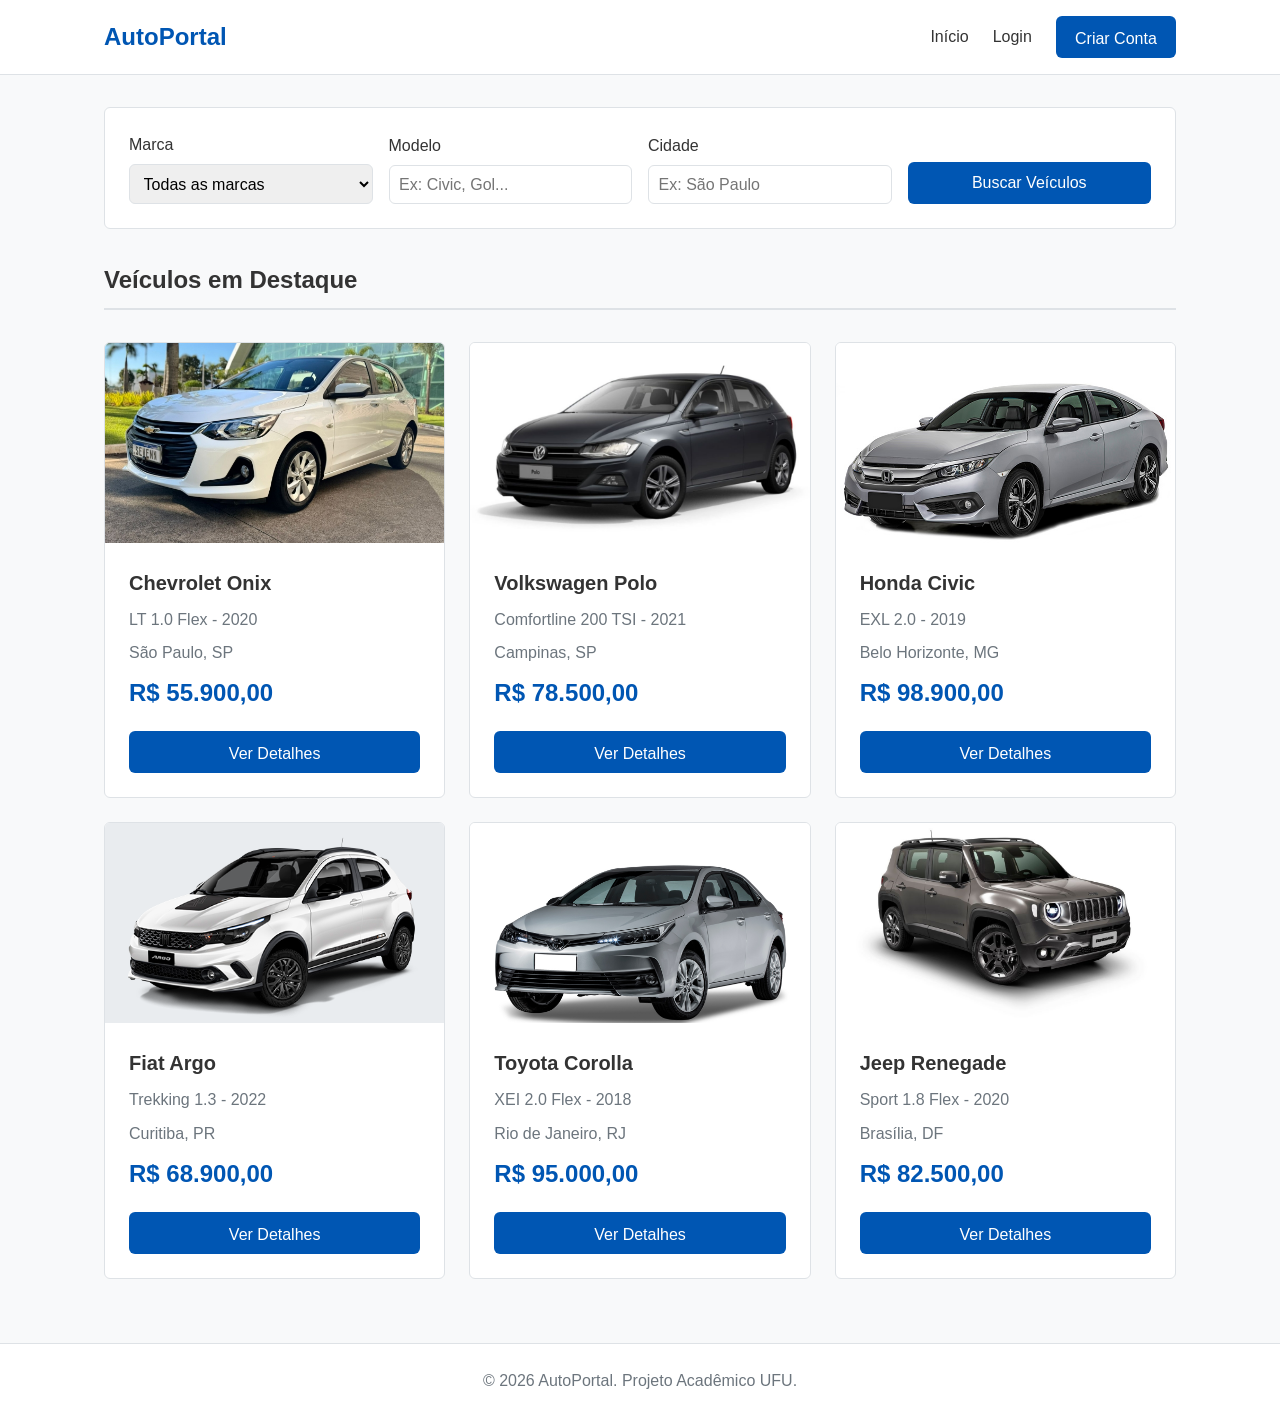
<file: index.html>
<!DOCTYPE html>
<html lang="pt-BR">
<head>
    <meta charset="UTF-8">
    <meta name="viewport" content="width=device-width, initial-scale=1.0">
    <title>AutoPortal - Classificados de Veículos</title>
    <meta name="description" content="Encontre o veículo dos seus sonhos no AutoPortal.">
    <link rel="stylesheet" href="css/style.css">
</head>
<body>
    <header>
        <nav>
            <a href="index.html" class="logo">AutoPortal</a>
            <div class="nav-links">
                <a href="index.html">Início</a>
                <a href="html/login.html">Login</a>
                <a href="html/cadastro.html" class="btn btn-primary" style="color: white;">Criar Conta</a>
            </div>
        </nav>
    </header>

    <main>
        <section class="filters">
            <div class="form-group">
                <label for="marca">Marca</label>
                <select id="marca" class="form-control">
                    <option value="">Todas as marcas</option>
                    <option value="fiat">Fiat</option>
                    <option value="volkswagen">Volkswagen</option>
                    <option value="chevrolet">Chevrolet</option>
                    <option value="ford">Ford</option>
                    <option value="honda">Honda</option>
                </select>
            </div>
            <div class="form-group">
                <label for="modelo">Modelo</label>
                <input type="text" id="modelo" class="form-control" placeholder="Ex: Civic, Gol...">
            </div>
            <div class="form-group">
                <label for="cidade">Cidade</label>
                <input type="text" id="cidade" class="form-control" placeholder="Ex: São Paulo">
            </div>
            <div class="form-group">
                <button type="button" class="btn btn-primary" style="width: 100%;">Buscar Veículos</button>
            </div>
        </section>

        <h2 class="page-title">Veículos em Destaque</h2>
        <section class="grid-container">
            <!-- Card 1 -->
            <article class="card">
                <img src="assets/images/chevrolet_onix_1.jpg" alt="Chevrolet Onix" class="card-img">
                <div class="card-body">
                    <h3 class="card-title">Chevrolet Onix</h3>
                    <p class="card-text">LT 1.0 Flex - 2020</p>
                    <p class="card-text">São Paulo, SP</p>
                    <div class="card-price">R$ 55.900,00</div>
                    <a href="html/detalhes.html" class="btn btn-primary">Ver Detalhes</a>
                </div>
            </article>

            <!-- Card 2 -->
            <article class="card">
                <img src="assets/images/vw_polo_1.jpg" alt="Volkswagen Polo" class="card-img">
                <div class="card-body">
                    <h3 class="card-title">Volkswagen Polo</h3>
                    <p class="card-text">Comfortline 200 TSI - 2021</p>
                    <p class="card-text">Campinas, SP</p>
                    <div class="card-price">R$ 78.500,00</div>
                    <a href="html/detalhes.html" class="btn btn-primary">Ver Detalhes</a>
                </div>
            </article>

            <!-- Card 3 -->
            <article class="card">
                <img src="assets/images/honda_civic_1.jpg" alt="Honda Civic" class="card-img">
                <div class="card-body">
                    <h3 class="card-title">Honda Civic</h3>
                    <p class="card-text">EXL 2.0 - 2019</p>
                    <p class="card-text">Belo Horizonte, MG</p>
                    <div class="card-price">R$ 98.900,00</div>
                    <a href="html/detalhes.html" class="btn btn-primary">Ver Detalhes</a>
                </div>
            </article>

            <!-- Card 4 -->
            <article class="card">
                <img src="assets/images/fiat_argo_1.png" alt="Fiat Argo" class="card-img">
                <div class="card-body">
                    <h3 class="card-title">Fiat Argo</h3>
                    <p class="card-text">Trekking 1.3 - 2022</p>
                    <p class="card-text">Curitiba, PR</p>
                    <div class="card-price">R$ 68.900,00</div>
                    <a href="html/detalhes.html" class="btn btn-primary">Ver Detalhes</a>
                </div>
            </article>

            <!-- Card 5 -->
            <article class="card">
                <img src="assets/images/toyota_corolla_1.jpg" alt="Toyota Corolla" class="card-img">
                <div class="card-body">
                    <h3 class="card-title">Toyota Corolla</h3>
                    <p class="card-text">XEI 2.0 Flex - 2018</p>
                    <p class="card-text">Rio de Janeiro, RJ</p>
                    <div class="card-price">R$ 95.000,00</div>
                    <a href="html/detalhes.html" class="btn btn-primary">Ver Detalhes</a>
                </div>
            </article>

            <!-- Card 6 -->
            <article class="card">
                <img src="assets/images/jeep_renegade_1.jpg" alt="Jeep Renegade" class="card-img">
                <div class="card-body">
                    <h3 class="card-title">Jeep Renegade</h3>
                    <p class="card-text">Sport 1.8 Flex - 2020</p>
                    <p class="card-text">Brasília, DF</p>
                    <div class="card-price">R$ 82.500,00</div>
                    <a href="html/detalhes.html" class="btn btn-primary">Ver Detalhes</a>
                </div>
            </article>
        </section>
    </main>

    <footer>
        <p>&copy; 2026 AutoPortal. Projeto Acadêmico UFU.</p>
    </footer>
</body>
</html>
</file>
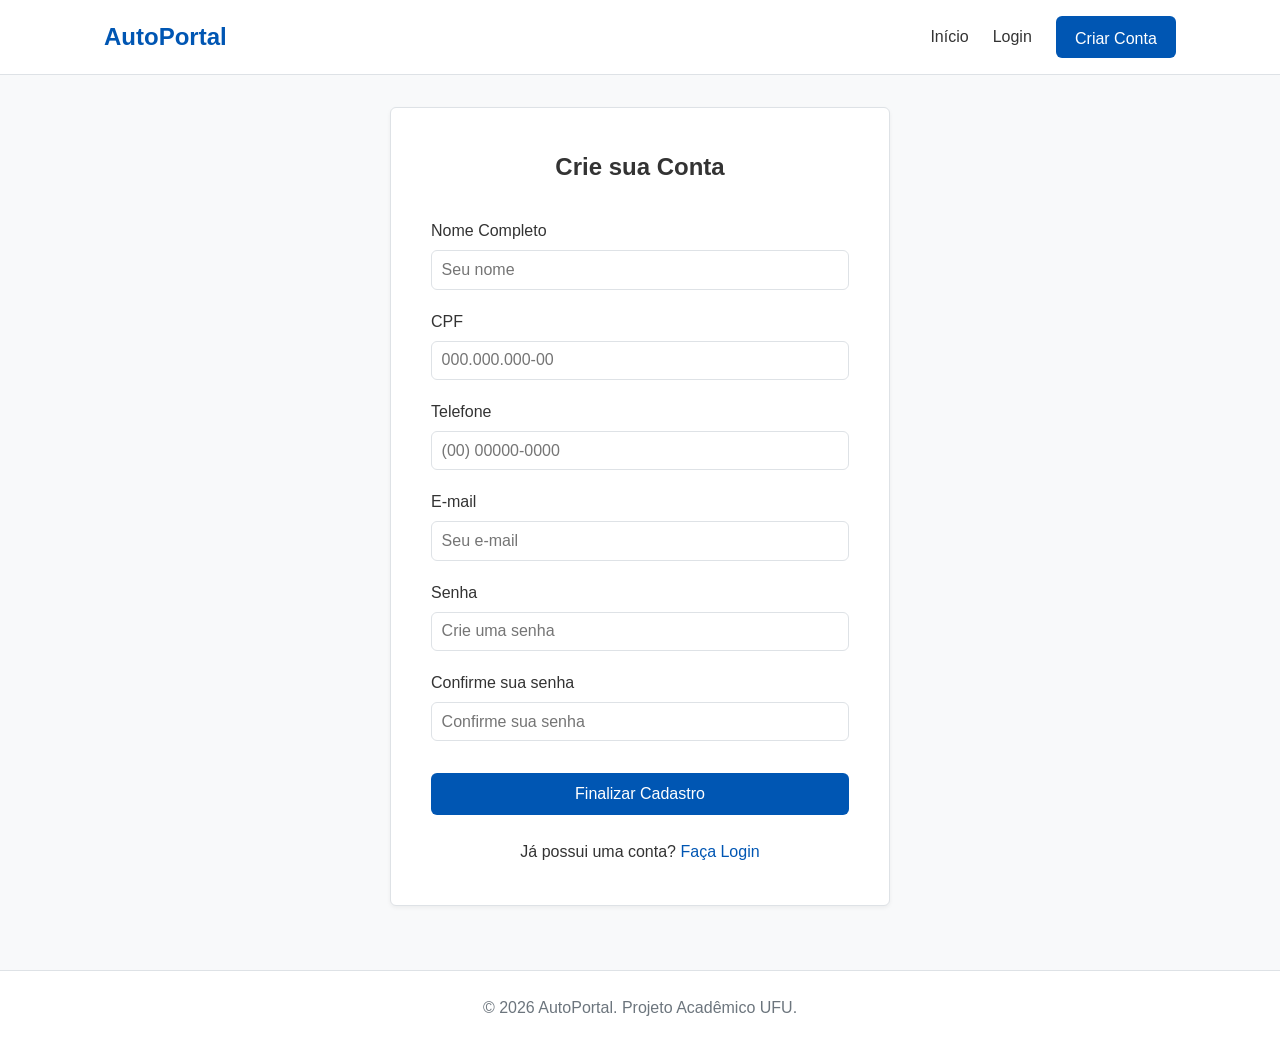
<file: html/cadastro.html>
<!DOCTYPE html>
<html lang="pt-BR">
<head>
    <meta charset="UTF-8">
    <meta name="viewport" content="width=device-width, initial-scale=1.0">
    <title>Cadastro - AutoPortal</title>
    <link rel="stylesheet" href="../css/style.css">
</head>
<body>
    <header>
        <nav>
            <a href="../index.html" class="logo">AutoPortal</a>
            <div class="nav-links">
                <a href="../index.html">Início</a>
                <a href="login.html">Login</a>
                <a href="cadastro.html" class="btn btn-primary" style="color: white;">Criar Conta</a>
            </div>
        </nav>
    </header>

    <main style="display: flex; align-items: center; justify-content: center; padding: 2rem 5%;">
        <div class="container-box" style="width: 100%; max-width: 500px;">
            <h2 style="text-align: center; margin-bottom: 2rem;">Crie sua Conta</h2>
            
            <form action="login.html" method="get">
                <div class="form-group">
                    <label for="nome">Nome Completo</label>
                    <input type="text" id="nome" class="form-control" placeholder="Seu nome" required>
                </div>

                <div class="form-group">
                    <label for="cpf">CPF</label>
                    <input type="text" id="cpf" class="form-control" placeholder="000.000.000-00" required>
                </div>

                <div class="form-group">
                    <label for="telefone">Telefone</label>
                    <input type="tel" id="telefone" class="form-control" placeholder="(00) 00000-0000" required>
                </div>

                <div class="form-group">
                    <label for="email">E-mail</label>
                    <input type="email" id="email" class="form-control" placeholder="Seu e-mail" required>
                </div>

                <div class="form-group">
                    <label for="senha">Senha</label>
                    <input type="password" id="senha" class="form-control" placeholder="Crie uma senha" required>
                </div>

                <div class="form-group">
                    <label for="senhaConfirm">Confirme sua senha</label>
                    <input type="password" id="senhaConfirm" class="form-control" placeholder="Confirme sua senha" required>
                </div>

                <div class="form-group" style="margin-top: 2rem;">
                    <button type="submit" class="btn btn-primary" style="width: 100%;">Finalizar Cadastro</button>
                </div>
            </form>

            <div style="text-align: center; margin-top: 1.5rem;">
                <p>Já possui uma conta? <a href="login.html">Faça Login</a></p>
            </div>
        </div>
    </main>

    <footer>
        <p>&copy; 2026 AutoPortal. Projeto Acadêmico UFU.</p>
    </footer>
</body>
</html>
</file>
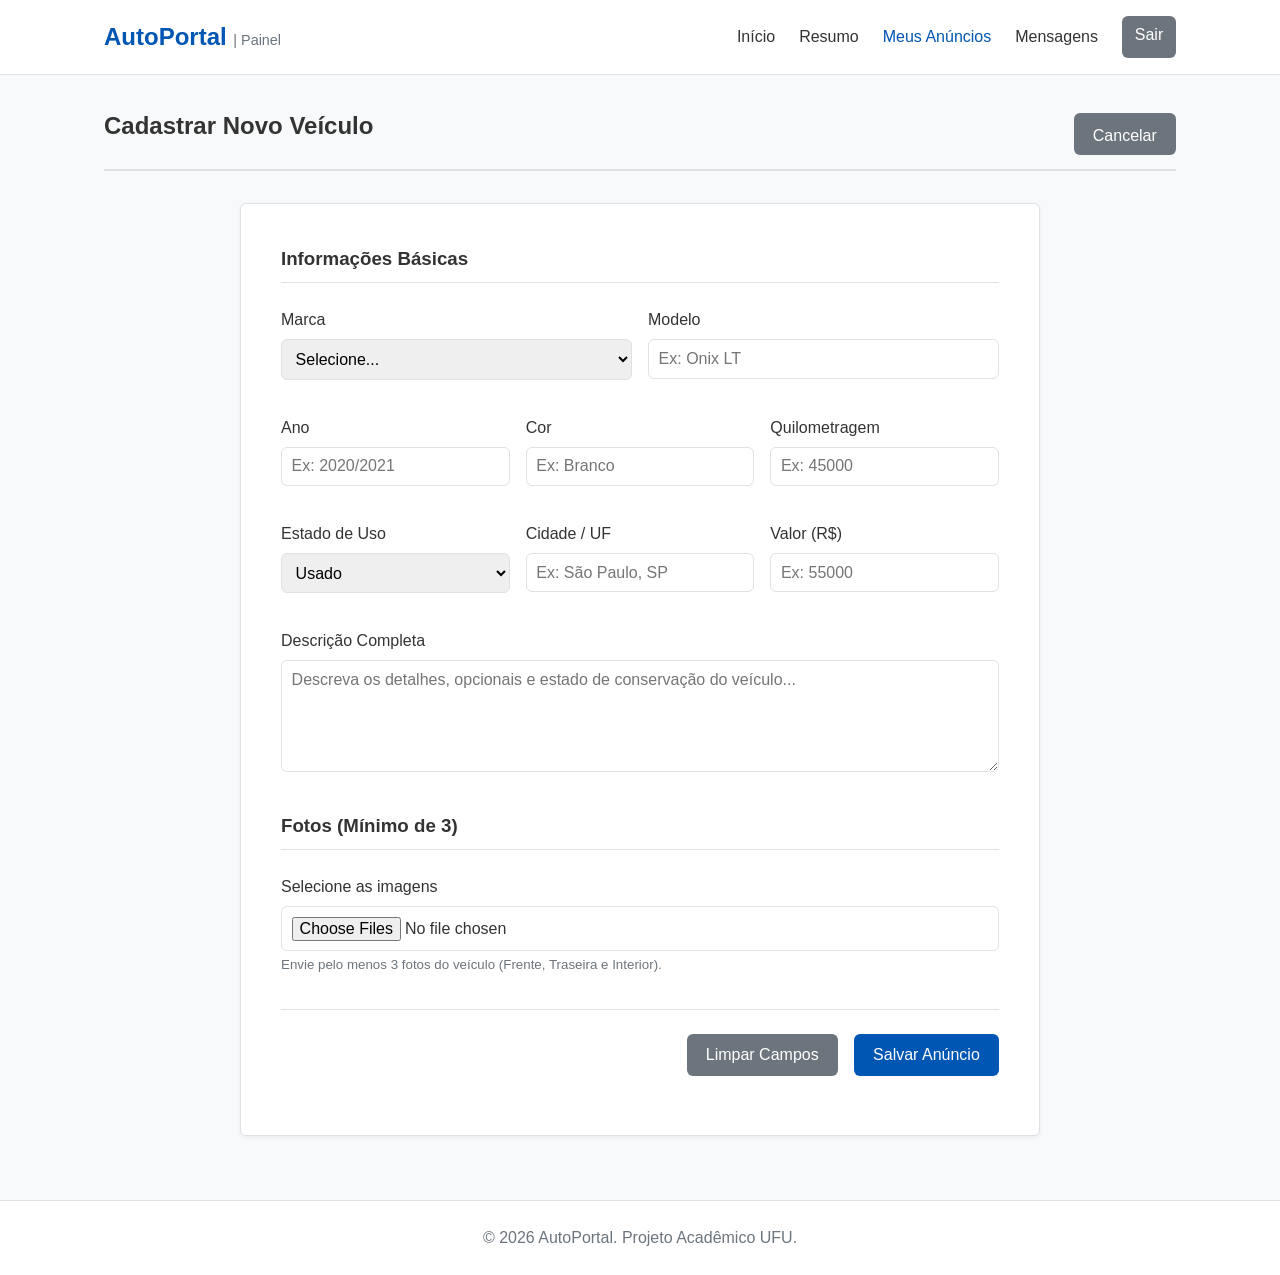
<file: html/cadastro_anuncio.html>
<!DOCTYPE html>
<html lang="pt-BR">
<head>
    <meta charset="UTF-8">
    <meta name="viewport" content="width=device-width, initial-scale=1.0">
    <title>Novo Anúncio - AutoPortal</title>
    <link rel="stylesheet" href="../css/style.css">
</head>
<body>
    <header>
        <nav>
            <a href="dashboard.html" class="logo">AutoPortal <span style="font-size: 0.9rem; color: var(--text-muted); font-weight: normal;">| Painel</span></a>
            <div class="nav-links">
                <a href="../index.html">Início</a>
                <a href="dashboard.html">Resumo</a>
                <a href="meus_anuncios.html" style="color: var(--primary-color);">Meus Anúncios</a>
                <a href="interesses.html">Mensagens</a>
                <a href="../index.html" class="btn btn-secondary" style="color: white; padding: 0.4rem 0.8rem;">Sair</a>
            </div>
        </nav>
    </header>

    <main>
        <div class="page-title" style="display: flex; justify-content: space-between; align-items: center;">
            <h2>Cadastrar Novo Veículo</h2>
            <a href="meus_anuncios.html" class="btn btn-secondary">Cancelar</a>
        </div>

        <div class="container-box" style="max-width: 800px;">
            <form action="meus_anuncios.html" method="get">
                
                <h3 style="margin-bottom: 1.5rem; border-bottom: 1px solid var(--border-color); padding-bottom: 0.5rem;">Informações Básicas</h3>
                
                <div class="grid-container" style="gap: 1rem; margin-bottom: 1rem;">
                    <div class="form-group" style="flex: 1; min-width: 200px;">
                        <label for="marca">Marca</label>
                        <select id="marca" class="form-control" required>
                            <option value="">Selecione...</option>
                            <option value="fiat">Fiat</option>
                            <option value="vw">Volkswagen</option>
                            <option value="chevrolet">Chevrolet</option>
                            <option value="ford">Ford</option>
                            <option value="honda">Honda</option>
                        </select>
                    </div>
                    
                    <div class="form-group" style="flex: 1; min-width: 200px;">
                        <label for="modelo">Modelo</label>
                        <input type="text" id="modelo" class="form-control" placeholder="Ex: Onix LT" required>
                    </div>
                </div>

                <div class="grid-container" style="gap: 1rem; margin-bottom: 1rem;">
                    <div class="form-group" style="flex: 1; min-width: 150px;">
                        <label for="ano">Ano</label>
                        <input type="text" id="ano" class="form-control" placeholder="Ex: 2020/2021" required>
                    </div>
                    
                    <div class="form-group" style="flex: 1; min-width: 150px;">
                        <label for="cor">Cor</label>
                        <input type="text" id="cor" class="form-control" placeholder="Ex: Branco" required>
                    </div>

                    <div class="form-group" style="flex: 1; min-width: 150px;">
                        <label for="km">Quilometragem</label>
                        <input type="number" id="km" class="form-control" placeholder="Ex: 45000" required>
                    </div>
                </div>

                <div class="grid-container" style="gap: 1rem; margin-bottom: 1rem;">
                    <div class="form-group" style="flex: 1; min-width: 200px;">
                        <label for="estado">Estado de Uso</label>
                        <select id="estado" class="form-control" required>
                            <option value="usado">Usado</option>
                            <option value="novo">Novo (Zero KM)</option>
                        </select>
                    </div>
                    
                    <div class="form-group" style="flex: 1; min-width: 200px;">
                        <label for="cidade">Cidade / UF</label>
                        <input type="text" id="cidade" class="form-control" placeholder="Ex: São Paulo, SP" required>
                    </div>

                    <div class="form-group" style="flex: 1; min-width: 200px;">
                        <label for="valor">Valor (R$)</label>
                        <input type="number" id="valor" class="form-control" placeholder="Ex: 55000" step="0.01" required>
                    </div>
                </div>

                <div class="form-group" style="margin-bottom: 2rem;">
                    <label for="descricao">Descrição Completa</label>
                    <textarea id="descricao" class="form-control" rows="5" placeholder="Descreva os detalhes, opcionais e estado de conservação do veículo..." required></textarea>
                </div>

                <h3 style="margin-bottom: 1.5rem; border-bottom: 1px solid var(--border-color); padding-bottom: 0.5rem;">Fotos (Mínimo de 3)</h3>

                <div class="form-group" style="margin-bottom: 2rem;">
                    <label for="fotos">Selecione as imagens</label>
                    <input type="file" id="fotos" class="form-control" multiple accept="image/*" required>
                    <small style="color: var(--text-muted);">Envie pelo menos 3 fotos do veículo (Frente, Traseira e Interior).</small>
                </div>

                <div class="form-group" style="display: flex; justify-content: flex-end; gap: 1rem; border-top: 1px solid var(--border-color); padding-top: 1.5rem;">
                    <button type="reset" class="btn btn-secondary">Limpar Campos</button>
                    <button type="submit" class="btn btn-primary">Salvar Anúncio</button>
                </div>

            </form>
        </div>
    </main>

    <footer>
        <p>&copy; 2026 AutoPortal. Projeto Acadêmico UFU.</p>
    </footer>
</body>
</html>
</file>
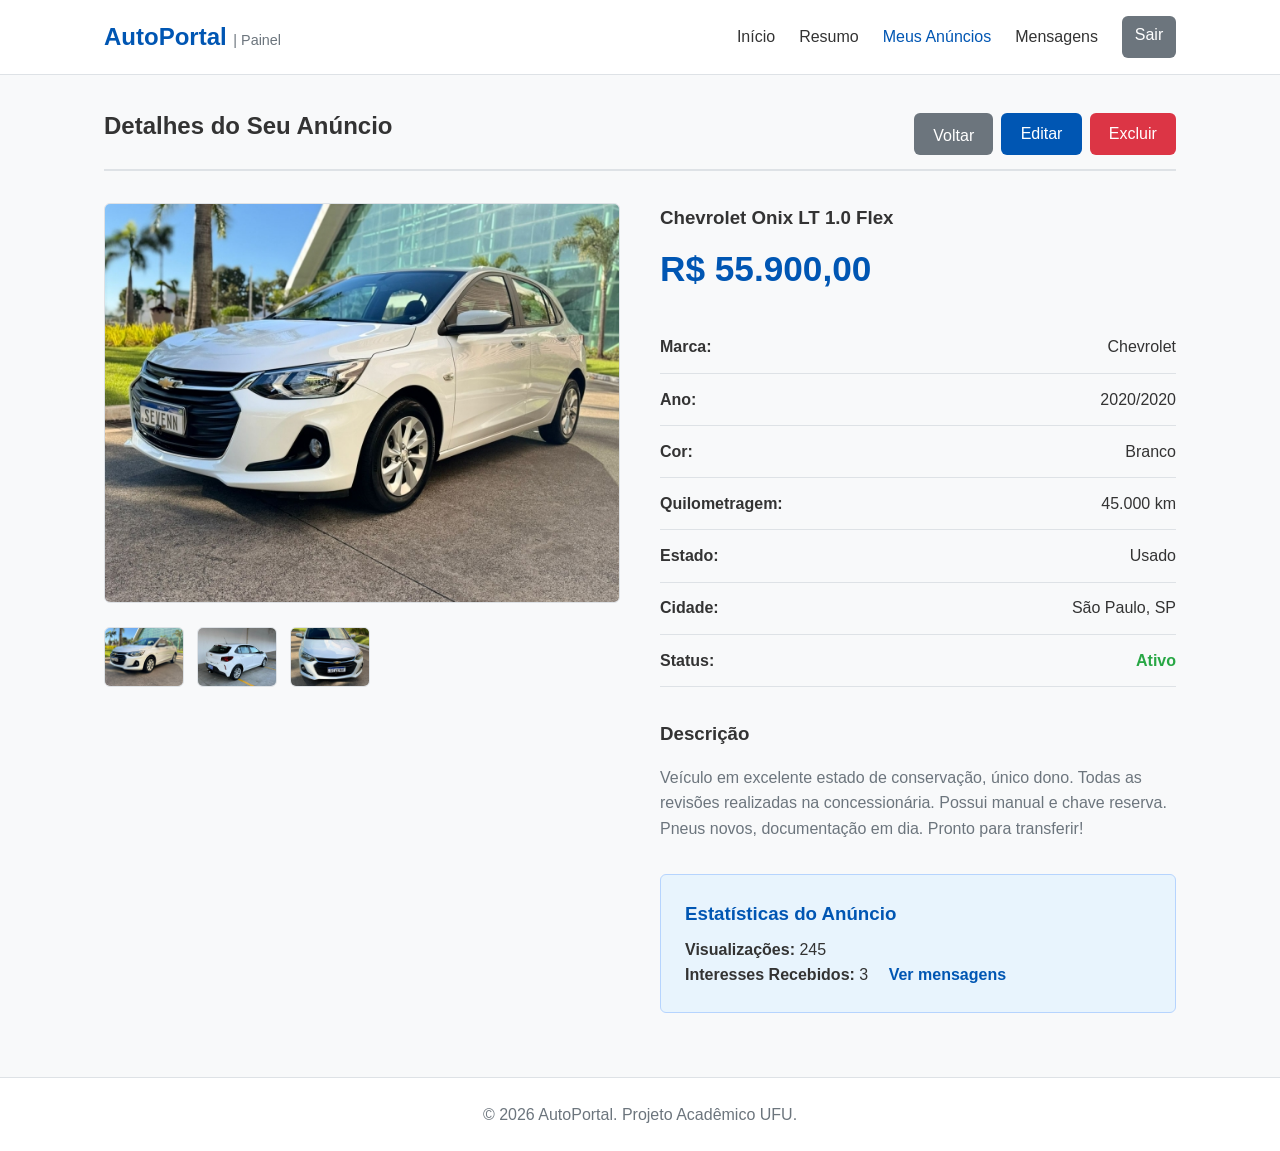
<file: html/detalhes_anuncio.html>
<!DOCTYPE html>
<html lang="pt-BR">
<head>
    <meta charset="UTF-8">
    <meta name="viewport" content="width=device-width, initial-scale=1.0">
    <title>Detalhes do Anúncio - AutoPortal</title>
    <link rel="stylesheet" href="../css/style.css">
</head>
<body>
    <header>
        <nav>
            <a href="dashboard.html" class="logo">AutoPortal <span style="font-size: 0.9rem; color: var(--text-muted); font-weight: normal;">| Painel</span></a>
            <div class="nav-links">
                <a href="../index.html">Início</a>
                <a href="dashboard.html">Resumo</a>
                <a href="meus_anuncios.html" style="color: var(--primary-color);">Meus Anúncios</a>
                <a href="interesses.html">Mensagens</a>
                <a href="../index.html" class="btn btn-secondary" style="color: white; padding: 0.4rem 0.8rem;">Sair</a>
            </div>
        </nav>
    </header>

    <main>
        <div class="page-title" style="display: flex; justify-content: space-between; align-items: center;">
            <h2>Detalhes do Seu Anúncio</h2>
            <div class="action-buttons">
                <a href="meus_anuncios.html" class="btn btn-secondary">Voltar</a>
                <button type="button" class="btn btn-primary">Editar</button>
                <button type="button" class="btn btn-danger">Excluir</button>
            </div>
        </div>

        <section class="details-container">
            <div class="details-gallery">
                <img src="../assets/images/chevrolet_onix_1.jpg" alt="Chevrolet Onix Principal" class="details-main-img">
                <div class="details-thumbnails">
                    <img src="../assets/images/chevrolet_onix_1.jpg" alt="Thumb 1" class="thumb-img">
                    <img src="../assets/images/chevrolet_onix_2.jpg" alt="Thumb 2" class="thumb-img">
                    <img src="../assets/images/chevrolet_onix_3.jpg" alt="Thumb 3" class="thumb-img">
                </div>
            </div>

            <div class="details-info">
                <h3 style="margin-bottom: 0.5rem;">Chevrolet Onix LT 1.0 Flex</h3>
                <div class="details-price">R$ 55.900,00</div>
                
                <ul class="features-list">
                    <li><strong>Marca:</strong> Chevrolet</li>
                    <li><strong>Ano:</strong> 2020/2020</li>
                    <li><strong>Cor:</strong> Branco</li>
                    <li><strong>Quilometragem:</strong> 45.000 km</li>
                    <li><strong>Estado:</strong> Usado</li>
                    <li><strong>Cidade:</strong> São Paulo, SP</li>
                    <li><strong>Status:</strong> <span style="color: var(--success-color); font-weight: bold;">Ativo</span></li>
                </ul>
                
                <h3>Descrição</h3>
                <p style="margin-bottom: 2rem; color: var(--text-muted);">
                    Veículo em excelente estado de conservação, único dono. Todas as revisões realizadas na concessionária. Possui manual e chave reserva. Pneus novos, documentação em dia. Pronto para transferir!
                </p>
                
                <div style="background-color: #e8f4fd; padding: 1.5rem; border-radius: var(--border-radius); border: 1px solid #b6d4fe;">
                    <h3 style="color: var(--primary-color); margin-bottom: 0.5rem;">Estatísticas do Anúncio</h3>
                    <p><strong>Visualizações:</strong> 245</p>
                    <p><strong>Interesses Recebidos:</strong> 3 <a href="interesses.html" style="margin-left: 1rem; font-weight: bold;">Ver mensagens</a></p>
                </div>
            </div>
        </section>
    </main>

    <footer>
        <p>&copy; 2026 AutoPortal. Projeto Acadêmico UFU.</p>
    </footer>
</body>
</html>
</file>
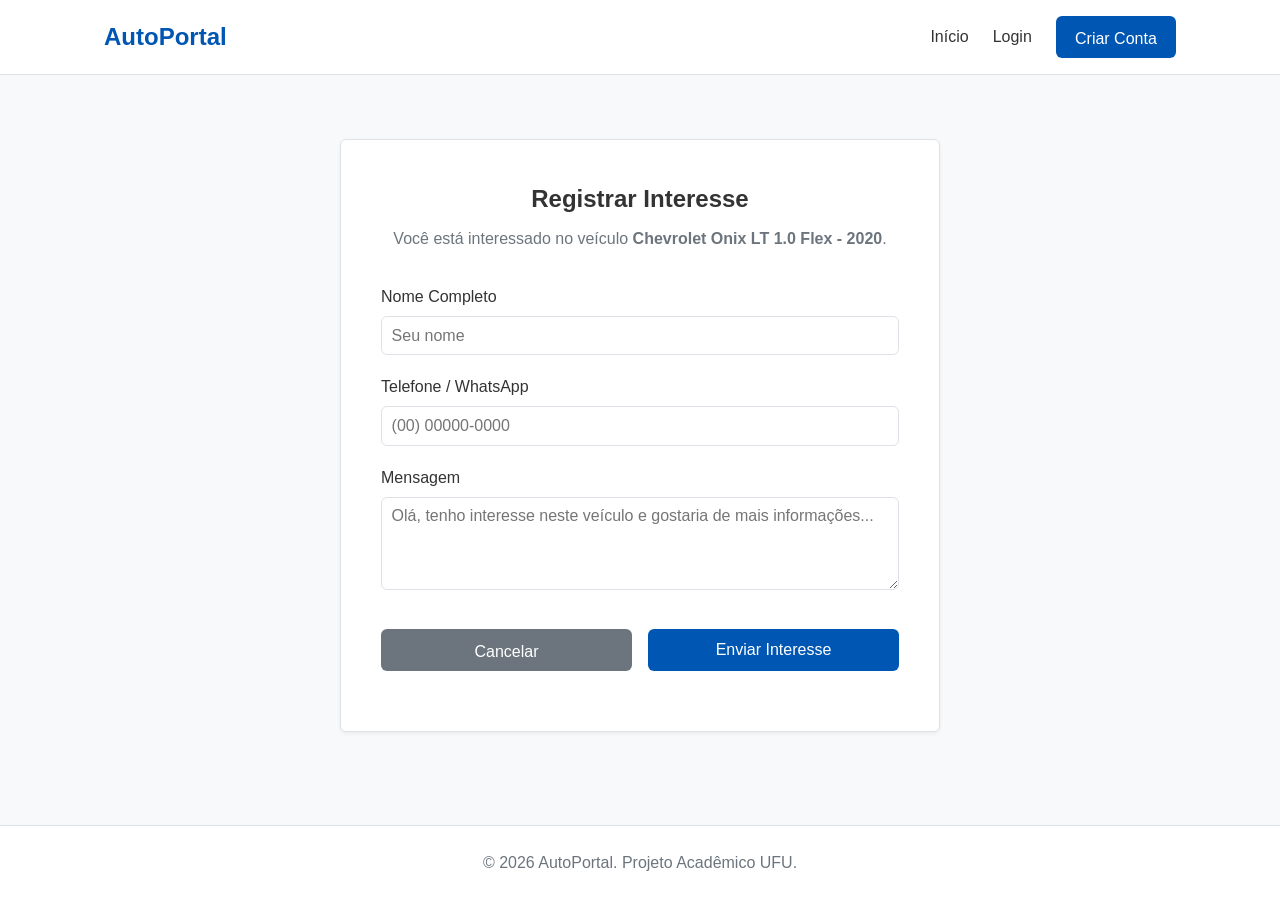
<file: html/interesse.html>
<!DOCTYPE html>
<html lang="pt-BR">
<head>
    <meta charset="UTF-8">
    <meta name="viewport" content="width=device-width, initial-scale=1.0">
    <title>Registrar Interesse - AutoPortal</title>
    <link rel="stylesheet" href="../css/style.css">
</head>
<body>
    <header>
        <nav>
            <a href="../index.html" class="logo">AutoPortal</a>
            <div class="nav-links">
                <a href="../index.html">Início</a>
                <a href="login.html">Login</a>
                <a href="cadastro.html" class="btn btn-primary" style="color: white;">Criar Conta</a>
            </div>
        </nav>
    </header>

    <main>
        <div class="container-box" style="margin-top: 2rem;">
            <h2 style="text-align: center; margin-bottom: 0.5rem;">Registrar Interesse</h2>
            <p style="text-align: center; color: var(--text-muted); margin-bottom: 2rem;">
                Você está interessado no veículo <strong>Chevrolet Onix LT 1.0 Flex - 2020</strong>.
            </p>

            <form action="detalhes.html" method="get">
                <div class="form-group">
                    <label for="nome">Nome Completo</label>
                    <input type="text" id="nome" class="form-control" placeholder="Seu nome" required>
                </div>

                <div class="form-group">
                    <label for="telefone">Telefone / WhatsApp</label>
                    <input type="tel" id="telefone" class="form-control" placeholder="(00) 00000-0000" required>
                </div>

                <div class="form-group">
                    <label for="mensagem">Mensagem</label>
                    <textarea id="mensagem" class="form-control" rows="4" placeholder="Olá, tenho interesse neste veículo e gostaria de mais informações..." required></textarea>
                </div>

                <div class="form-group" style="margin-top: 2rem; display: flex; gap: 1rem;">
                    <a href="detalhes.html" class="btn btn-secondary" style="flex: 1;">Cancelar</a>
                    <button type="submit" class="btn btn-primary" style="flex: 1;">Enviar Interesse</button>
                </div>
            </form>
        </div>
    </main>

    <footer>
        <p>&copy; 2026 AutoPortal. Projeto Acadêmico UFU.</p>
    </footer>
</body>
</html>
</file>
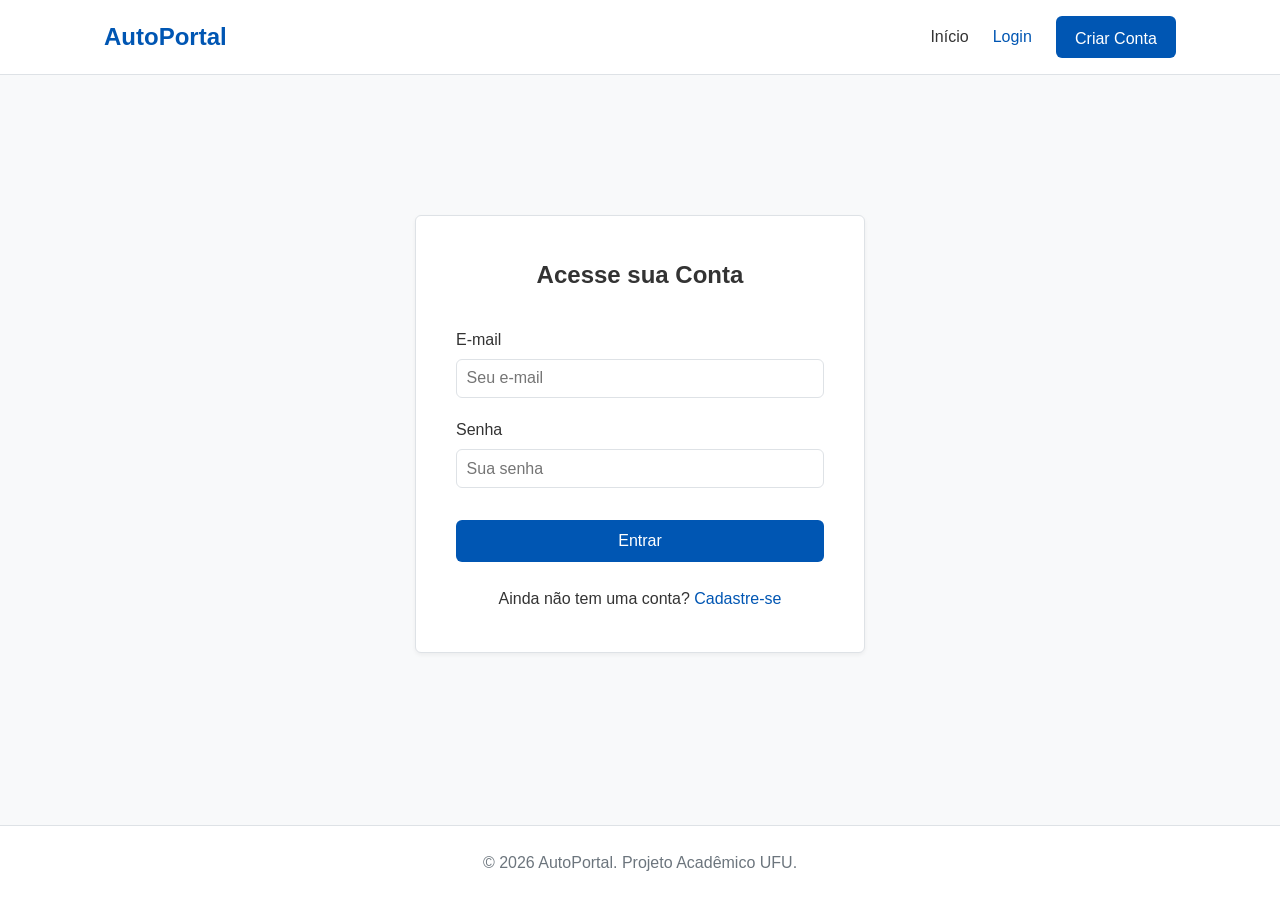
<file: html/login.html>
<!DOCTYPE html>
<html lang="pt-BR">
<head>
    <meta charset="UTF-8">
    <meta name="viewport" content="width=device-width, initial-scale=1.0">
    <title>Login - AutoPortal</title>
    <link rel="stylesheet" href="../css/style.css">
</head>
<body>
    <header>
        <nav>
            <a href="../index.html" class="logo">AutoPortal</a>
            <div class="nav-links">
                <a href="../index.html">Início</a>
                <a href="login.html" style="color: var(--primary-color);">Login</a>
                <a href="cadastro.html" class="btn btn-primary" style="color: white;">Criar Conta</a>
            </div>
        </nav>
    </header>

    <main style="display: flex; align-items: center; justify-content: center;">
        <div class="container-box" style="width: 100%; max-width: 450px;">
            <h2 style="text-align: center; margin-bottom: 2rem;">Acesse sua Conta</h2>
            
            <form action="dashboard.html" method="get">
                <div class="form-group">
                    <label for="email">E-mail</label>
                    <input type="email" id="email" class="form-control" placeholder="Seu e-mail" required>
                </div>

                <div class="form-group">
                    <label for="senha">Senha</label>
                    <input type="password" id="senha" class="form-control" placeholder="Sua senha" required>
                </div>

                <div class="form-group" style="margin-top: 2rem;">
                    <button type="submit" class="btn btn-primary" style="width: 100%;">Entrar</button>
                </div>
            </form>

            <div style="text-align: center; margin-top: 1.5rem;">
                <p>Ainda não tem uma conta? <a href="cadastro.html">Cadastre-se</a></p>
            </div>
        </div>
    </main>

    <footer>
        <p>&copy; 2026 AutoPortal. Projeto Acadêmico UFU.</p>
    </footer>
</body>
</html>
</file>
<file: css/style.css>
:root {
  --primary-color: #0056b3;
  --primary-hover: #004494;
  --secondary-color: #6c757d;
  --bg-color: #f8f9fa;
  --surface-color: #ffffff;
  --text-main: #333333;
  --text-muted: #6c757d;
  --border-color: #dee2e6;
  --danger-color: #dc3545;
  --success-color: #28a745;
  
  --font-family: 'Segoe UI', Roboto, 'Helvetica Neue', Arial, sans-serif;
  --border-radius: 6px;
  --box-shadow: 0 2px 4px rgba(0,0,0,0.05);
}

* {
  margin: 0;
  padding: 0;
  box-sizing: border-box;
}

body {
  font-family: var(--font-family);
  background-color: var(--bg-color);
  color: var(--text-main);
  line-height: 1.6;
  display: flex;
  flex-direction: column;
  min-height: 100vh;
}

a {
  text-decoration: none;
  color: var(--primary-color);
}

a:hover {
  text-decoration: underline;
}

ul {
  list-style: none;
}

/* Header & Navbar */
header {
  background-color: var(--surface-color);
  border-bottom: 1px solid var(--border-color);
}

nav {
  display: flex;
  justify-content: space-between;
  align-items: center;
  padding: 1rem 5%;
  max-width: 1200px;
  margin: 0 auto;
}

.logo {
  font-size: 1.5rem;
  font-weight: bold;
  color: var(--primary-color);
  text-decoration: none;
}

.logo:hover {
  text-decoration: none;
}

.nav-links {
  display: flex;
  align-items: center;
  gap: 1.5rem;
}

.nav-links a {
  color: var(--text-main);
  font-weight: 500;
}

.nav-links a:hover {
  color: var(--primary-color);
}

/* Main Content Area */
main {
  flex: 1;
  padding: 2rem 5%;
  max-width: 1200px;
  margin: 0 auto;
  width: 100%;
}

/* Footer */
footer {
  background-color: var(--surface-color);
  border-top: 1px solid var(--border-color);
  text-align: center;
  padding: 1.5rem;
  color: var(--text-muted);
  margin-top: 2rem;
}

/* Typography */
h1, h2, h3 {
  margin-bottom: 1rem;
  color: var(--text-main);
}

.page-title {
  margin-bottom: 2rem;
  border-bottom: 2px solid var(--border-color);
  padding-bottom: 0.5rem;
}

/* Buttons */
.btn {
  display: inline-block;
  padding: 0.6rem 1.2rem;
  border: none;
  border-radius: var(--border-radius);
  cursor: pointer;
  font-size: 1rem;
  text-align: center;
  transition: background-color 0.2s;
  text-decoration: none;
  height: 42px;
}

.btn:hover {
  text-decoration: none;
}

.btn-primary {
  background-color: var(--primary-color);
  color: var(--surface-color);
}

.btn-primary:hover {
  background-color: var(--primary-hover);
  color: var(--surface-color);
}

.btn-danger {
  background-color: var(--danger-color);
  color: white;
}

.btn-danger:hover {
  background-color: #c82333;
}

.btn-secondary {
  background-color: var(--secondary-color);
  color: white;
}

.btn-secondary:hover {
  background-color: #5a6268;
}

/* Forms */
.form-group {
  margin-bottom: 1.2rem;
}

.form-group label {
  display: block;
  margin-bottom: 0.4rem;
  font-weight: 500;
}

.form-control {
  width: 100%;
  padding: 0.6rem;
  border: 1px solid var(--border-color);
  border-radius: var(--border-radius);
  font-family: inherit;
  font-size: 1rem;
}

.form-control:focus {
  outline: none;
  border-color: var(--primary-color);
}

textarea.form-control {
  resize: vertical;
}

/* Layout Util */
.container-box {
  background-color: var(--surface-color);
  padding: 2.5rem;
  border-radius: var(--border-radius);
  border: 1px solid var(--border-color);
  box-shadow: var(--box-shadow);
  max-width: 600px;
  margin: 0 auto;
}

/* Grids / Cards */
.grid-container {
  display: flex;
  flex-wrap: wrap;
  gap: 1.5rem;
}

.card {
  background-color: var(--surface-color);
  border: 1px solid var(--border-color);
  border-radius: var(--border-radius);
  overflow: hidden;
  width: calc(33.333% - 1rem);
  display: flex;
  flex-direction: column;
  transition: transform 0.2s, box-shadow 0.2s;
}

.card:hover {
  transform: translateY(-4px);
  box-shadow: 0 6px 12px rgba(0,0,0,0.1);
}

.card-img {
  width: 100%;
  height: 200px;
  background-color: #e9ecef;
  object-fit: cover;
  display: block;
}

.card-body {
  padding: 1.5rem;
  display: flex;
  flex-direction: column;
  flex: 1;
}

.card-title {
  font-size: 1.25rem;
  margin-bottom: 0.5rem;
}

.card-text {
  color: var(--text-muted);
  margin-bottom: 0.5rem;
}

.card-price {
  font-size: 1.5rem;
  font-weight: bold;
  color: var(--primary-color);
  margin-top: auto;
  margin-bottom: 1.2rem;
}

/* Filters Sidebar / Horizontal Bar */
.filters {
  background-color: var(--surface-color);
  padding: 1.5rem;
  border: 1px solid var(--border-color);
  border-radius: var(--border-radius);
  margin-bottom: 2rem;
  display: flex;
  gap: 1rem;
  align-items: flex-end;
  flex-wrap: wrap;
}

.filters .form-group {
  margin-bottom: 0;
  flex: 1;
  min-width: 200px;
}

/* Details Page */
.details-container {
  display: flex;
  flex-wrap: wrap;
  gap: 2.5rem;
}

.details-gallery {
  flex: 1;
  min-width: 300px;
}

.details-main-img {
  width: 100%;
  height: 400px;
  background-color: #e9ecef;
  border-radius: var(--border-radius);
  object-fit: cover;
  margin-bottom: 1rem;
  border: 1px solid var(--border-color);
}

.details-thumbnails {
  display: flex;
  gap: 0.8rem;
}

.thumb-img {
  width: 80px;
  height: 60px;
  background-color: #e9ecef;
  border-radius: var(--border-radius);
  object-fit: cover;
  cursor: pointer;
  border: 1px solid var(--border-color);
}

.details-info {
  flex: 1;
  min-width: 300px;
}

.details-price {
  font-size: 2.2rem;
  color: var(--primary-color);
  font-weight: bold;
  margin-bottom: 1.5rem;
}

.features-list {
  margin-bottom: 2rem;
}

.features-list li {
  padding: 0.8rem 0;
  border-bottom: 1px solid var(--border-color);
  display: flex;
  justify-content: space-between;
}

.features-list li strong {
  color: var(--text-main);
}

/* Tables */
.table-responsive {
  width: 100%;
  overflow-x: auto;
}

.table {
  width: 100%;
  border-collapse: collapse;
  margin-bottom: 1.5rem;
}

.table th, .table td {
  padding: 1rem;
  border-bottom: 1px solid var(--border-color);
  text-align: left;
}

.table th {
  background-color: var(--bg-color);
  font-weight: 600;
}

.action-buttons {
  display: flex;
  gap: 0.5rem;
}

/* Responsive */
@media (max-width: 900px) {
  .card {
    width: calc(50% - 0.75rem);
  }
}

@media (max-width: 600px) {
  .card {
    width: 100%;
  }
  .filters {
    flex-direction: column;
    align-items: stretch;
  }
  .nav-links {
    flex-direction: row;
    flex-wrap: wrap;
    justify-content: center;
    width: 100%;
    margin-top: 1rem;
  }
  nav {
    flex-direction: column;
  }
}
</file>
